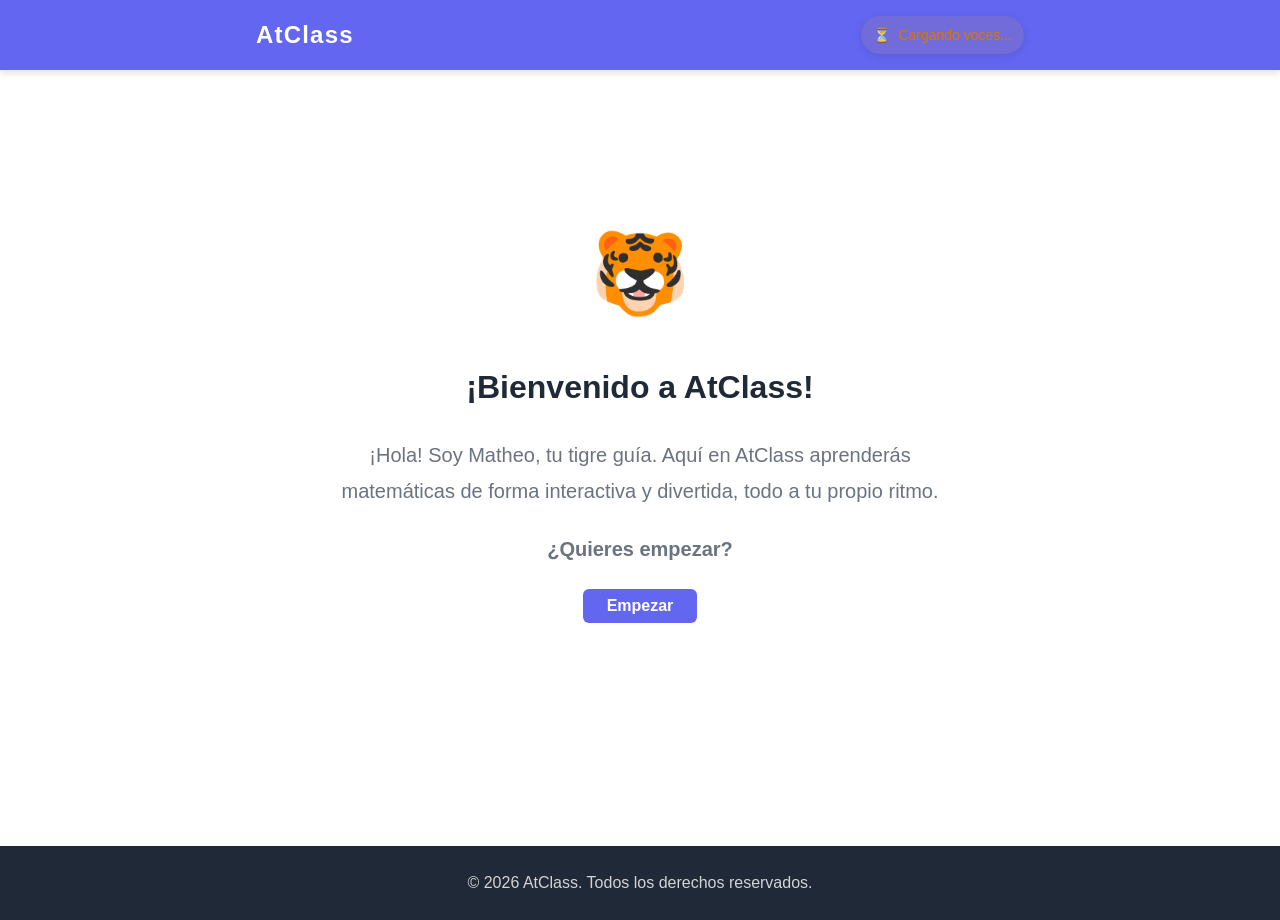
<file: index.html>
<!DOCTYPE html>
<html lang="es">
<head>
    <meta charset="UTF-8">
    <meta name="viewport" content="width=device-width, initial-scale=1.0">
    <meta name="description" content="Aprende matemáticas interactivamente con AtClass">
    <meta name="theme-color" content="#6366f1">
    <title>AtClass - Aprende Matemáticas</title>
    <link rel="stylesheet" href="styles.css">
    <link rel="manifest" href="manifest.json">
    
    <!-- Schema.org markup for educational videos -->
    <script type="application/ld+json">
    {
        "@context": "https://schema.org",
        "@type": "WebApplication",
        "name": "AtClass",
        "description": "Aplicación web móvil para aprender matemáticas de forma interactiva",
        "url": "https://atclass.example.com",
        "applicationCategory": "EducationalApplication",
        "operatingSystem": "Web Browser",
        "offers": {
            "@type": "Offer",
            "price": "0",
            "priceCurrency": "EUR"
        },
        "author": {
            "@type": "Organization",
            "name": "AtClass Team"
        },
        "hasPart": [
            {
                "@type": "VideoObject",
                "name": "Aprender a contar números",
                "description": "Lección interactiva sobre números del 0 al 10 con animaciones",
                "thumbnailUrl": "https://img.youtube.com/vi/4ggbHWRhVWw/maxresdefault.jpg",
                "uploadDate": "2024-01-01",
                "duration": "PT5M",
                "embedUrl": "https://www.youtube.com/embed/4ggbHWRhVWw",
                "interactionStatistic": {
                    "@type": "InteractionCounter",
                    "interactionType": "https://schema.org/WatchAction",
                    "userInteractionCount": 1000
                }
            }
        ]
    }
    </script>
</head>
<body>
    <!-- Header -->
    <header class="header">
        <div class="container">
            <h1 class="logo">AtClass</h1>
            <div id="voiceStatus" class="voice-status" style="display: none;">
                <span id="voiceIcon">🔊</span>
                <span id="voiceText">Voz disponible</span>
            </div>
            <button class="menu-toggle" id="menuToggle" aria-label="Abrir menú">
                <span></span>
                <span></span>
                <span></span>
            </button>
        </div>
    </header>

    <!-- Navigation -->
    <nav class="nav" id="nav">
        <ul class="nav-list">
            <li><a href="#home" class="nav-link active">Inicio</a></li>
            <li><a href="#topics" class="nav-link">Temas</a></li>
            <li><a href="#progress" class="nav-link">Progreso</a></li>
            <li><a href="#about" class="nav-link">Acerca de</a></li>
        </ul>
    </nav>

    <!-- Main Content -->
    <main>
        <!-- Home Section -->
        <section id="home" class="section active">
            <div class="container">
                <div class="hero">
                    <div class="welcome-lion">🐯</div>
                    <h2>¡Bienvenido a AtClass!</h2>
                    <p class="welcome-message">¡Hola! Soy Matheo, tu tigre guía. Aquí en AtClass aprenderás matemáticas de forma interactiva y divertida, todo a tu propio ritmo.</p>
                    <p class="welcome-question">¿Quieres empezar?</p>
                    <button class="btn btn-primary" id="startBtn">Empezar</button>
                </div>
            </div>
        </section>

        <!-- Course Selection Section -->
        <section id="course-selection" class="section">
            <div class="container">
                <div class="hero">
                    <div class="welcome-lion">🐯</div>
                    <h2>¿Qué quieres trabajar?</h2>
                    <p class="welcome-message">Hola de nuevo, soy Matheo. Elige el nivel que mejor se adapte a ti y comienza a aprender.</p>
                    
                    <div class="courses-grid">
                        <div class="course-card">
                            <h3>1º de Primaria</h3>
                            <p>Números del 0-99, sumas y restas básicas</p>
                            <button class="btn btn-secondary" data-grade="1">Seleccionar</button>
                        </div>
                        <div class="course-card">
                            <h3>2º de Primaria</h3>
                            <p>Números del 0-999, multiplicación básica</p>
                            <button class="btn btn-secondary" data-grade="2">Seleccionar</button>
                        </div>
                        <div class="course-card">
                            <h3>3º de Primaria</h3>
                            <p>Multiplicación, división, fracciones simples</p>
                            <button class="btn btn-secondary" data-grade="3">Seleccionar</button>
                        </div>
                        <div class="course-card">
                            <h3>4º de Primaria</h3>
                            <p>Fracciones, decimales, operaciones múltiples</p>
                            <button class="btn btn-secondary" data-grade="4">Seleccionar</button>
                        </div>
                        <div class="course-card">
                            <h3>5º de Primaria</h3>
                            <p>Decimales avanzados, porcentajes, álgebra básica</p>
                            <button class="btn btn-secondary" data-grade="5">Seleccionar</button>
                        </div>
                        <div class="course-card">
                            <h3>6º de Primaria</h3>
                            <p>Geometría, estadística, problemas complejos</p>
                            <button class="btn btn-secondary" data-grade="6">Seleccionar</button>
                        </div>
                    </div>
                </div>
            </div>
        </section>

        <!-- Topics Section -->
        <section id="topics" class="section">
            <div class="container">
                <div class="topics-header">
                    <h2 id="topicsTitle">Temas de Aprendizaje</h2>
                    <button class="btn btn-secondary" style="margin-bottom: 20px;">← Cambiar Curso</button>
                </div>
                <div class="topics-grid" id="topicsContainer">
                    <!-- Topics will be populated by JavaScript -->
                </div>
            </div>
        </section>

        <!-- Lessons Section -->
        <section id="lessons" class="section">
            <div class="container">
                <button class="btn btn-secondary" id="backBtn" style="margin-bottom: 20px;">← Atrás</button>
                <div id="lessonContent">
                    <!-- Lesson content will be populated by JavaScript -->
                </div>
                <div class="lesson-navigation" style="display: flex; gap: 10px; justify-content: space-between; margin-top: 30px;">
                    <button class="btn btn-secondary" id="prevBtn" style="flex: 1;">← Lección Anterior</button>
                    <button class="btn btn-primary" id="nextBtn" style="flex: 1;">Siguiente Lección →</button>
                </div>
            </div>
        </section>

        <!-- Progress Section -->
        <section id="progress" class="section">
            <div class="container">
                <h2>Tu Progreso</h2>
                <div class="progress-container">
                    <div class="progress-card">
                        <h3>Temas Completados</h3>
                        <div class="progress-count">0</div>
                    </div>
                    <div class="progress-card">
                        <h3>Lecciones Completadas</h3>
                        <div class="progress-count">0</div>
                    </div>
                    <div class="progress-card">
                        <h3>Puntuación</h3>
                        <div class="progress-count">0%</div>
                    </div>
                </div>
            </div>
        </section>

        <!-- About Section -->
        <section id="about" class="section">
            <div class="container">
                <h2>Acerca de AtClass</h2>
                <p>AtClass es una plataforma de aprendizaje adaptable a dispositivos móviles diseñada para ayudar a los estudiantes a dominar las matemáticas a través de lecciones interactivas y problemas de práctica.</p>
                <p>Aprende a tu propio ritmo con nuestro currículo completo que cubre aritmética, fracciones, álgebra, geometría y más.</p>
            </div>
        </section>
    </main>

    <!-- Footer -->
    <footer class="footer">
        <div class="container">
            <p>&copy; 2026 AtClass. Todos los derechos reservados.</p>
        </div>
    </footer>

    <script src="script.js"></script>
</body>
</html>
</file>
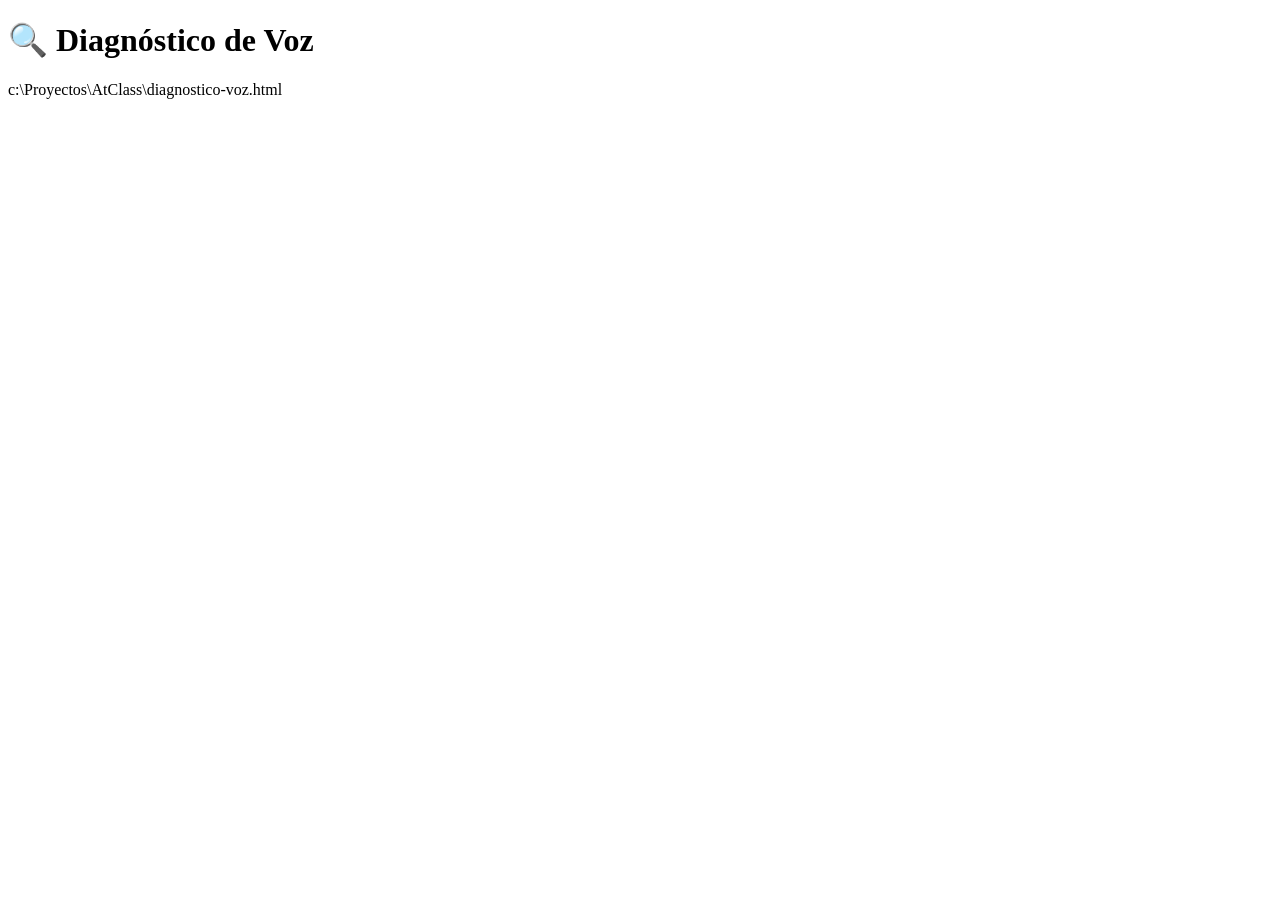
<file: diagnostico-voz.html>
<!DOCTYPE html>
<html lang="es">
<head>
    <meta charset="UTF-8">
    <title>Diagnóstico de Voz</title>
</head>
<body>
    <h1>🔍 Diagnóstico de Voz</h1>
    <div id="results"></div>

    <script>
        const results = document.getElementById('results');
        let output = '';

        function log(message) {
            output += message + '<br>';
            results.innerHTML = output;
            console.log(message);
        }

        log('🔍 Iniciando diagnóstico...');

        // Paso 1: Verificar soporte básico
        log('Paso 1: Verificando Web Speech API...');
        if (!('speechSynthesis' in window)) {
            log('❌ ERROR: speechSynthesis no existe en window');
            return;
        }
        log('✅ speechSynthesis existe');

        // Paso 2: Verificar objeto speechSynthesis
        log('Paso 2: Verificando objeto speechSynthesis...');
        if (!window.speechSynthesis) {
            log('❌ ERROR: window.speechSynthesis es null/undefined');
            return;
        }
        log('✅ window.speechSynthesis disponible');

        // Paso 3: Verificar método getVoices
        log('Paso 3: Verificando método getVoices...');
        if (typeof window.speechSynthesis.getVoices !== 'function') {
            log('❌ ERROR: getVoices no es una función');
            return;
        }
        log('✅ getVoices es una función');

        // Paso 4: Verificar método speak
        log('Paso 4: Verificando método speak...');
        if (typeof window.speechSynthesis.speak !== 'function') {
            log('❌ ERROR: speak no es una función');
            return;
        }
        log('✅ speak es una función');

        // Paso 5: Intentar obtener voces
        log('Paso 5: Intentando obtener voces...');
        try {
            const voices = window.speechSynthesis.getVoices();
            log(`✅ getVoices() ejecutado. Voces encontradas: ${voices.length}`);

            if (voices.length > 0) {
                log('📋 Lista de voces disponibles:');
                voices.forEach((voice, index) => {
                    log(`  ${index + 1}. ${voice.name} (${voice.lang})`);
                });

                const spanishVoices = voices.filter(v => v.lang.startsWith('es'));
                log(`🇪🇸 Voces en español: ${spanishVoices.length}`);
            }
        } catch (error) {
            log(`❌ ERROR al obtener voces: ${error.message}`);
        }

        // Paso 6: Probar síntesis básica
        log('Paso 6: Probando síntesis básica...');
        try {
            const utterance = new SpeechSynthesisUtterance('Hola mundo');
            log('✅ SpeechSynthesisUtterance creado');

            utterance.onstart = () => log('🎵 Voz iniciada');
            utterance.onend = () => log('✅ Voz terminada');
            utterance.onerror = (e) => log(`❌ Error en voz: ${e.error}`);

            window.speechSynthesis.speak(utterance);
            log('✅ speak() llamado');
        } catch (error) {
            log(`❌ ERROR al crear utterance: ${error.message}`);
        }

        // Información del navegador
        log('📱 Información del navegador:');
        log(`  User Agent: ${navigator.userAgent}`);
        log(`  Platform: ${navigator.platform}`);
        log(`  Language: ${navigator.language}`);
    </script>
</body>
</html></content>
<parameter name="filePath">c:\Proyectos\AtClass\diagnostico-voz.html
</file>
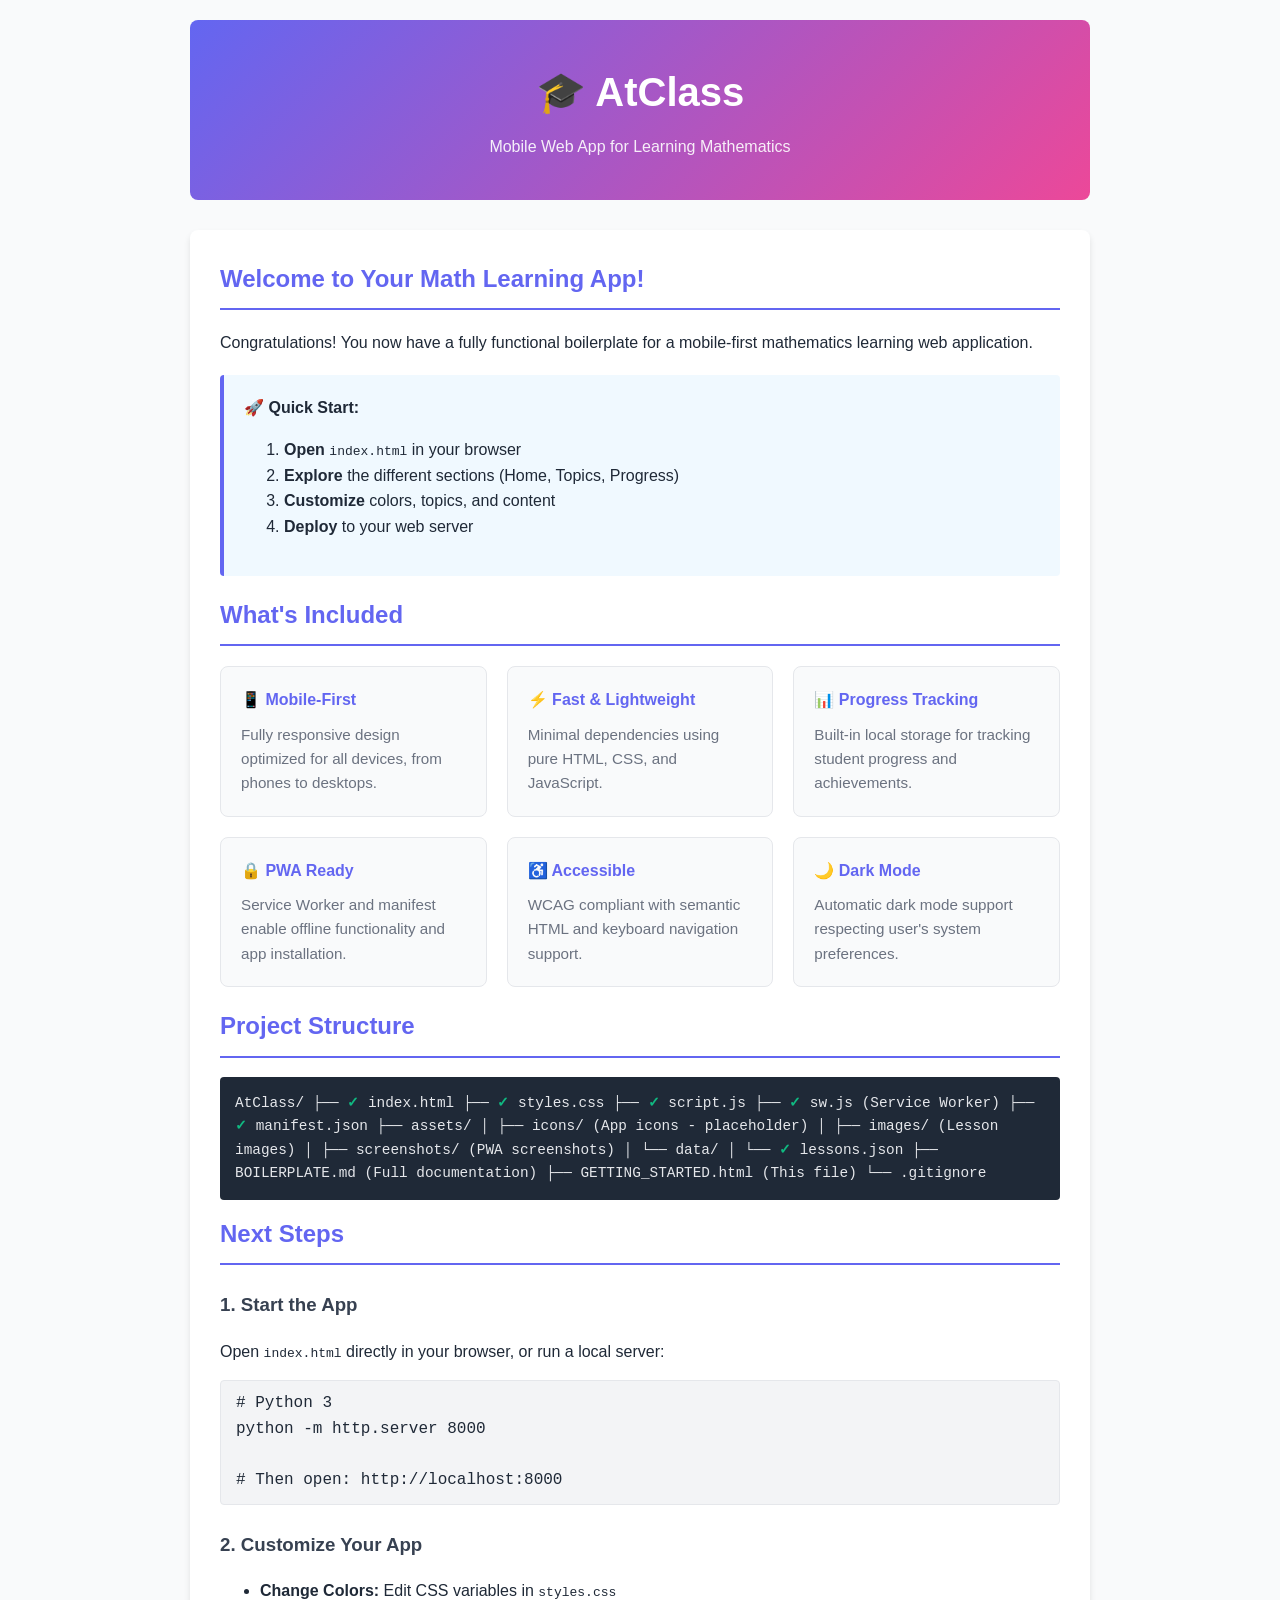
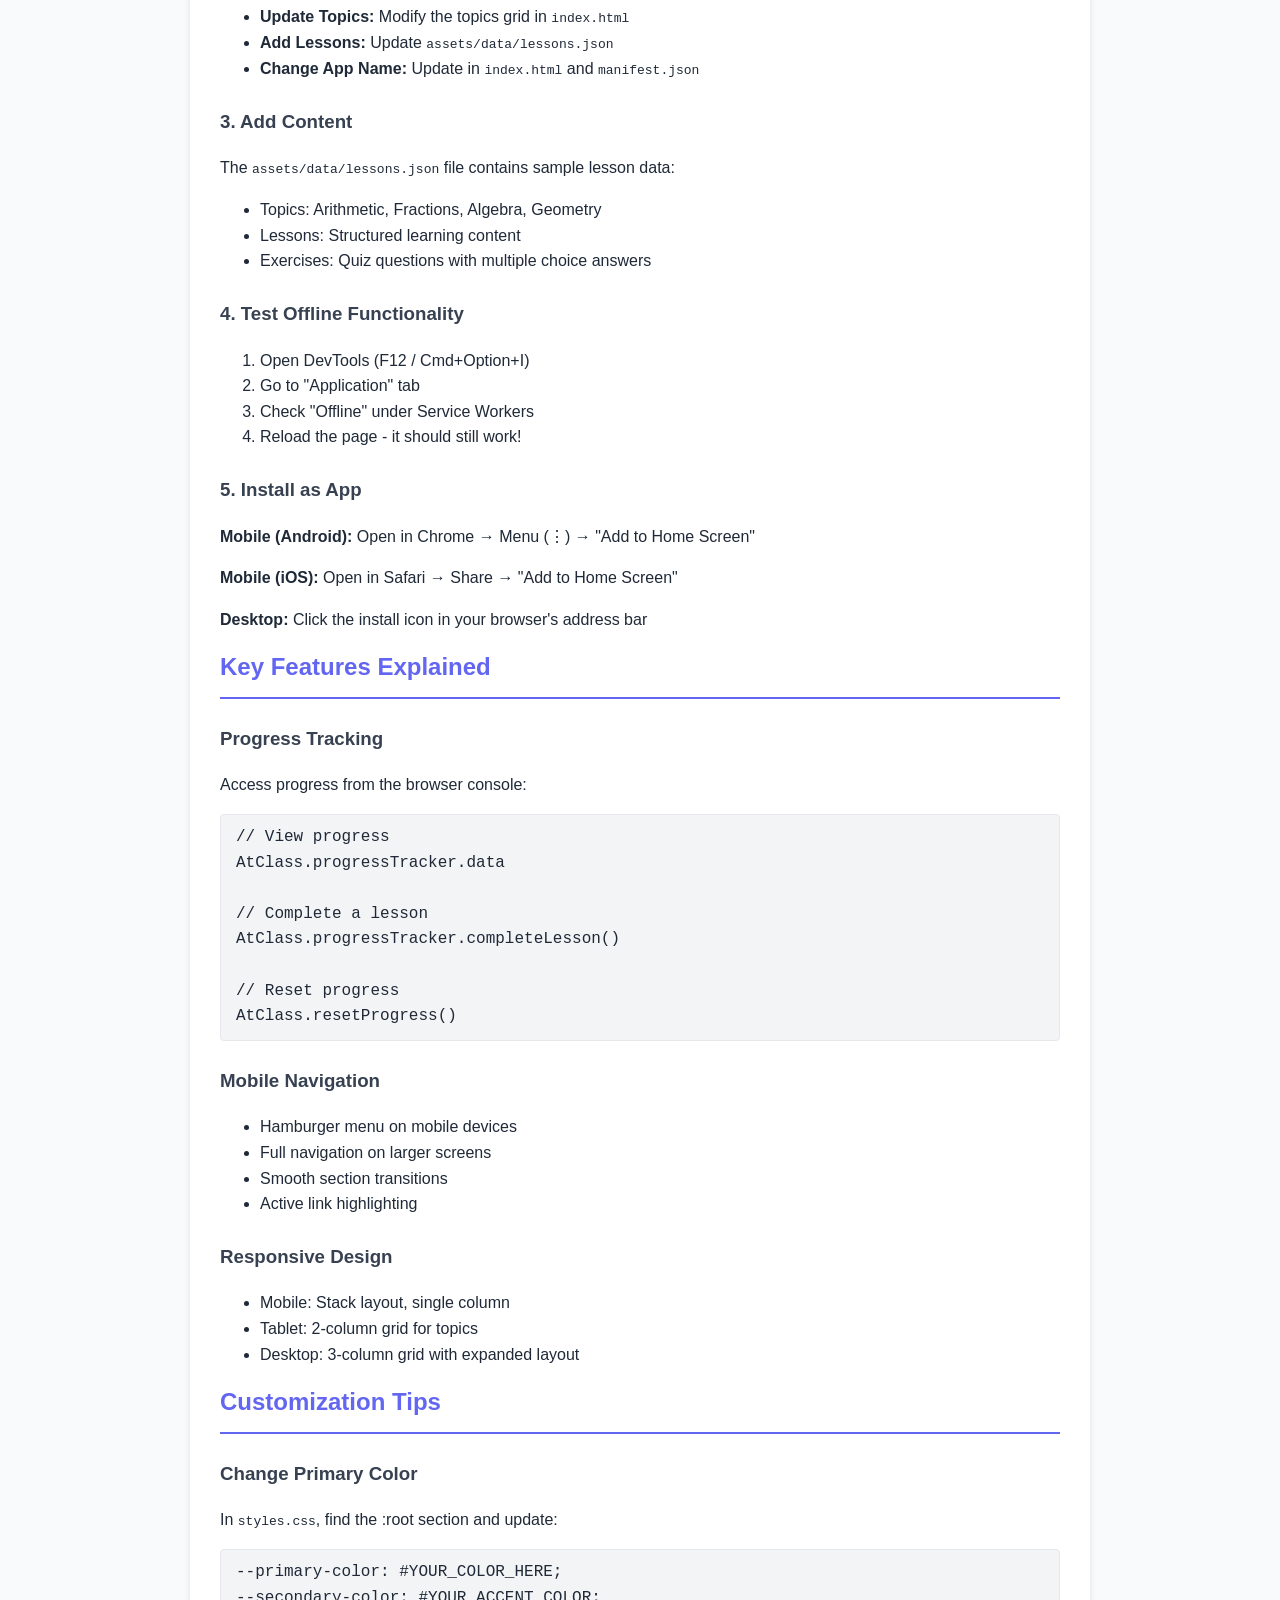
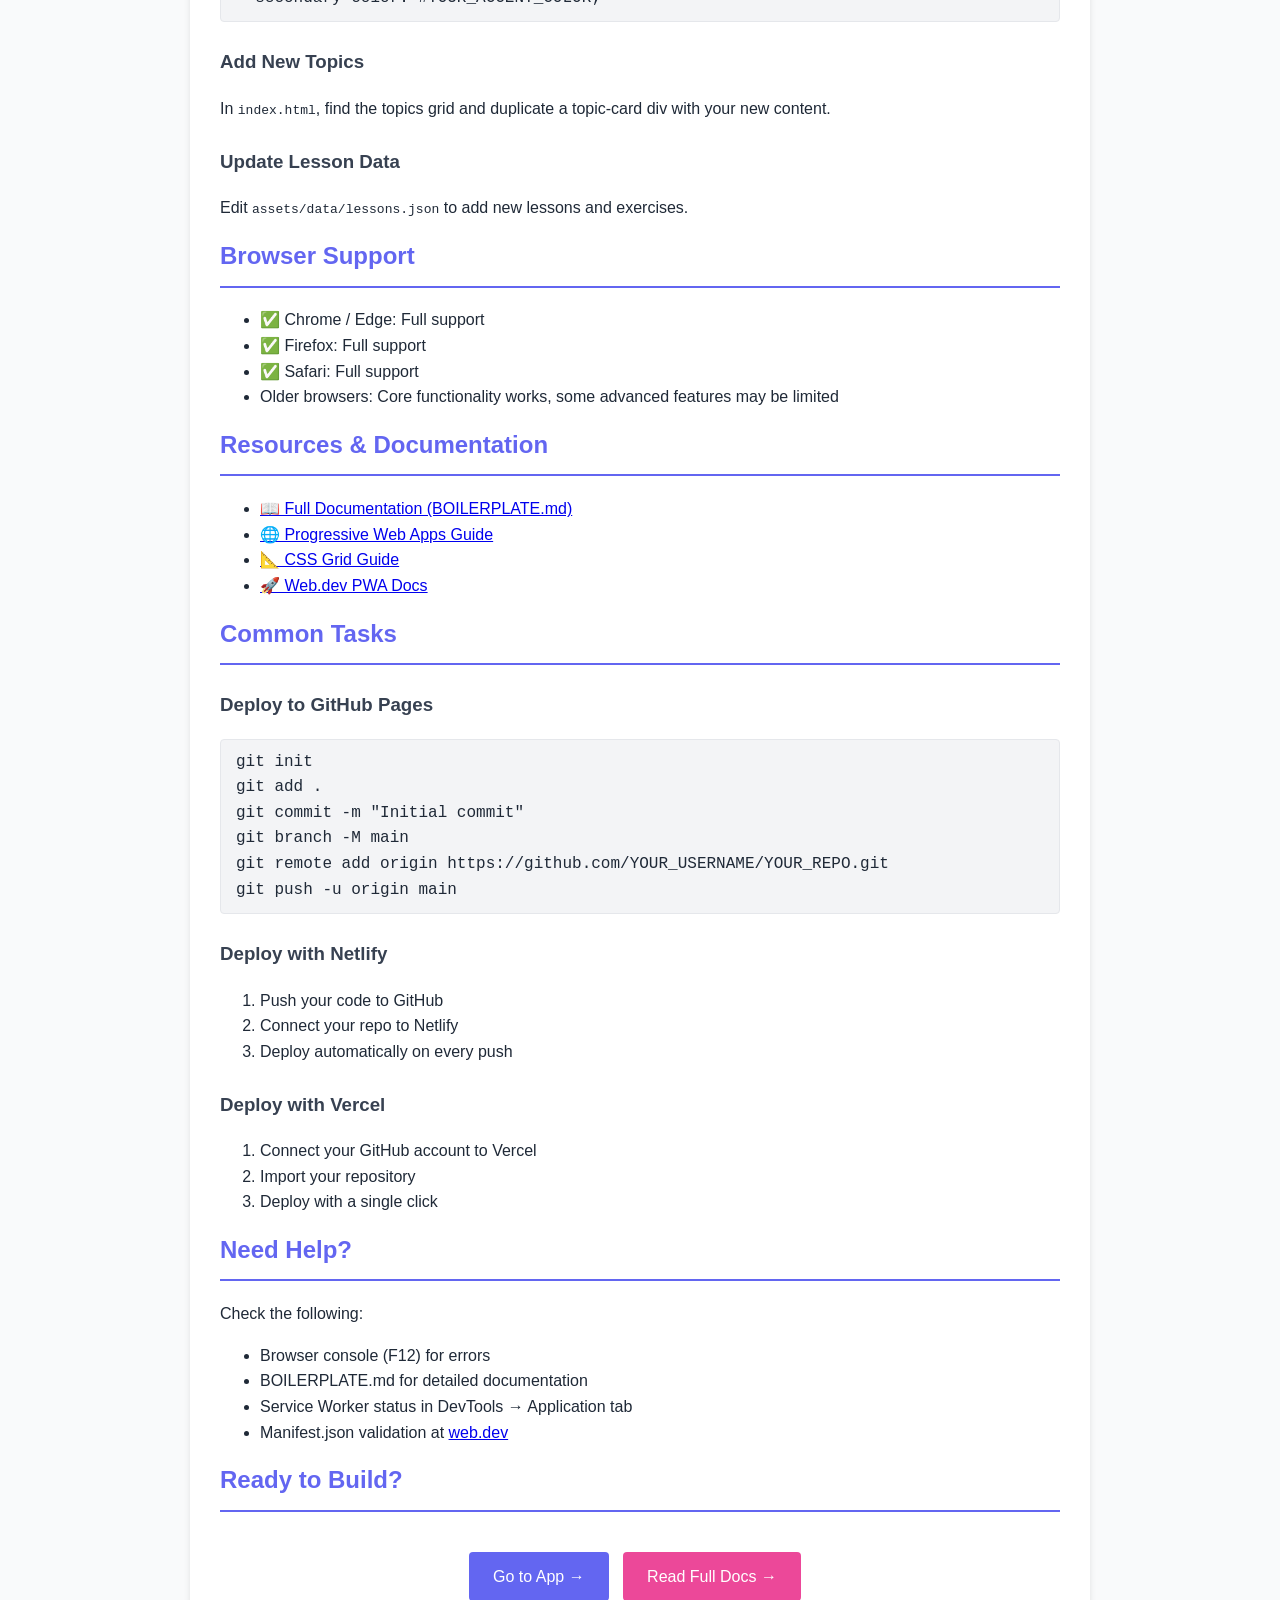
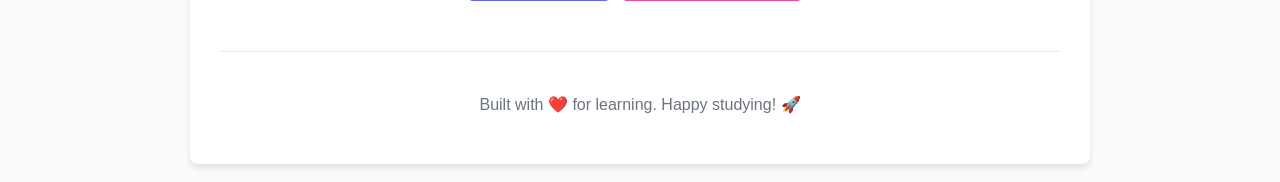
<file: GETTING_STARTED.html>
<!DOCTYPE html>
<html lang="en">
<head>
    <meta charset="UTF-8">
    <meta name="viewport" content="width=device-width, initial-scale=1.0">
    <title>AtClass - Getting Started</title>
    <style>
        body {
            font-family: -apple-system, BlinkMacSystemFont, 'Segoe UI', Roboto, Oxygen, Ubuntu, Cantarell, sans-serif;
            max-width: 900px;
            margin: 0 auto;
            padding: 20px;
            background: #f9fafb;
            color: #1f2937;
            line-height: 1.6;
        }
        
        .header {
            background: linear-gradient(135deg, #6366f1, #ec4899);
            color: white;
            padding: 40px 20px;
            border-radius: 8px;
            margin-bottom: 30px;
            text-align: center;
        }
        
        .header h1 {
            margin: 0 0 10px 0;
            font-size: 2.5rem;
        }
        
        .header p {
            margin: 0;
            opacity: 0.9;
        }
        
        .content {
            background: white;
            padding: 30px;
            border-radius: 8px;
            box-shadow: 0 4px 6px rgba(0, 0, 0, 0.1);
        }
        
        h2 {
            color: #6366f1;
            margin-top: 0;
            border-bottom: 2px solid #6366f1;
            padding-bottom: 10px;
        }
        
        h3 {
            color: #374151;
            margin-top: 25px;
        }
        
        .quick-start {
            background: #f0f9ff;
            border-left: 4px solid #6366f1;
            padding: 20px;
            margin: 20px 0;
            border-radius: 4px;
        }
        
        .file-tree {
            background: #1f2937;
            color: #e5e7eb;
            padding: 15px;
            border-radius: 4px;
            font-family: 'Courier New', monospace;
            font-size: 0.9rem;
            overflow-x: auto;
            margin: 15px 0;
        }
        
        .check {
            color: #10b981;
            font-weight: bold;
        }
        
        .code {
            background: #f3f4f6;
            border: 1px solid #e5e7eb;
            padding: 10px 15px;
            border-radius: 4px;
            font-family: 'Courier New', monospace;
            margin: 10px 0;
            overflow-x: auto;
        }
        
        .button {
            display: inline-block;
            background: #6366f1;
            color: white;
            padding: 12px 24px;
            border-radius: 4px;
            text-decoration: none;
            margin: 10px 10px 10px 0;
            border: none;
            font-size: 1rem;
            cursor: pointer;
            transition: background 0.3s ease;
        }
        
        .button:hover {
            background: #4f46e5;
        }
        
        .button-secondary {
            background: #ec4899;
        }
        
        .button-secondary:hover {
            background: #db2777;
        }
        
        .features {
            display: grid;
            grid-template-columns: repeat(auto-fit, minmax(250px, 1fr));
            gap: 20px;
            margin: 20px 0;
        }
        
        .feature-card {
            background: #f9fafb;
            padding: 20px;
            border-radius: 8px;
            border: 1px solid #e5e7eb;
        }
        
        .feature-card h4 {
            margin: 0 0 10px 0;
            color: #6366f1;
        }
        
        .feature-card p {
            margin: 0;
            color: #6b7280;
            font-size: 0.95rem;
        }
        
        .nav-buttons {
            margin: 30px 0;
            text-align: center;
        }
    </style>
</head>
<body>
    <div class="header">
        <h1>🎓 AtClass</h1>
        <p>Mobile Web App for Learning Mathematics</p>
    </div>
    
    <div class="content">
        <h2>Welcome to Your Math Learning App!</h2>
        
        <p>Congratulations! You now have a fully functional boilerplate for a mobile-first mathematics learning web application.</p>
        
        <div class="quick-start">
            <strong>🚀 Quick Start:</strong>
            <ol>
                <li><strong>Open</strong> <code>index.html</code> in your browser</li>
                <li><strong>Explore</strong> the different sections (Home, Topics, Progress)</li>
                <li><strong>Customize</strong> colors, topics, and content</li>
                <li><strong>Deploy</strong> to your web server</li>
            </ol>
        </div>
        
        <h2>What's Included</h2>
        
        <div class="features">
            <div class="feature-card">
                <h4>📱 Mobile-First</h4>
                <p>Fully responsive design optimized for all devices, from phones to desktops.</p>
            </div>
            <div class="feature-card">
                <h4>⚡ Fast & Lightweight</h4>
                <p>Minimal dependencies using pure HTML, CSS, and JavaScript.</p>
            </div>
            <div class="feature-card">
                <h4>📊 Progress Tracking</h4>
                <p>Built-in local storage for tracking student progress and achievements.</p>
            </div>
            <div class="feature-card">
                <h4>🔒 PWA Ready</h4>
                <p>Service Worker and manifest enable offline functionality and app installation.</p>
            </div>
            <div class="feature-card">
                <h4>♿ Accessible</h4>
                <p>WCAG compliant with semantic HTML and keyboard navigation support.</p>
            </div>
            <div class="feature-card">
                <h4>🌙 Dark Mode</h4>
                <p>Automatic dark mode support respecting user's system preferences.</p>
            </div>
        </div>
        
        <h2>Project Structure</h2>
        
        <div class="file-tree">
AtClass/
├── <span class="check">✓</span> index.html
├── <span class="check">✓</span> styles.css
├── <span class="check">✓</span> script.js
├── <span class="check">✓</span> sw.js (Service Worker)
├── <span class="check">✓</span> manifest.json
├── assets/
│   ├── icons/          (App icons - placeholder)
│   ├── images/         (Lesson images)
│   ├── screenshots/    (PWA screenshots)
│   └── data/
│       └── <span class="check">✓</span> lessons.json
├── BOILERPLATE.md      (Full documentation)
├── GETTING_STARTED.html (This file)
└── .gitignore
        </div>
        
        <h2>Next Steps</h2>
        
        <h3>1. Start the App</h3>
        <p>Open <code>index.html</code> directly in your browser, or run a local server:</p>
        
        <div class="code">
# Python 3<br>
python -m http.server 8000<br>
<br>
# Then open: http://localhost:8000
        </div>
        
        <h3>2. Customize Your App</h3>
        
        <ul>
            <li><strong>Change Colors:</strong> Edit CSS variables in <code>styles.css</code></li>
            <li><strong>Update Topics:</strong> Modify the topics grid in <code>index.html</code></li>
            <li><strong>Add Lessons:</strong> Update <code>assets/data/lessons.json</code></li>
            <li><strong>Change App Name:</strong> Update in <code>index.html</code> and <code>manifest.json</code></li>
        </ul>
        
        <h3>3. Add Content</h3>
        
        <p>The <code>assets/data/lessons.json</code> file contains sample lesson data:</p>
        <ul>
            <li>Topics: Arithmetic, Fractions, Algebra, Geometry</li>
            <li>Lessons: Structured learning content</li>
            <li>Exercises: Quiz questions with multiple choice answers</li>
        </ul>
        
        <h3>4. Test Offline Functionality</h3>
        
        <ol>
            <li>Open DevTools (F12 / Cmd+Option+I)</li>
            <li>Go to "Application" tab</li>
            <li>Check "Offline" under Service Workers</li>
            <li>Reload the page - it should still work!</li>
        </ol>
        
        <h3>5. Install as App</h3>
        
        <p><strong>Mobile (Android):</strong> Open in Chrome → Menu (⋮) → "Add to Home Screen"</p>
        <p><strong>Mobile (iOS):</strong> Open in Safari → Share → "Add to Home Screen"</p>
        <p><strong>Desktop:</strong> Click the install icon in your browser's address bar</p>
        
        <h2>Key Features Explained</h2>
        
        <h3>Progress Tracking</h3>
        <p>Access progress from the browser console:</p>
        <div class="code">
// View progress<br>
AtClass.progressTracker.data<br>
<br>
// Complete a lesson<br>
AtClass.progressTracker.completeLesson()<br>
<br>
// Reset progress<br>
AtClass.resetProgress()
        </div>
        
        <h3>Mobile Navigation</h3>
        <ul>
            <li>Hamburger menu on mobile devices</li>
            <li>Full navigation on larger screens</li>
            <li>Smooth section transitions</li>
            <li>Active link highlighting</li>
        </ul>
        
        <h3>Responsive Design</h3>
        <ul>
            <li>Mobile: Stack layout, single column</li>
            <li>Tablet: 2-column grid for topics</li>
            <li>Desktop: 3-column grid with expanded layout</li>
        </ul>
        
        <h2>Customization Tips</h2>
        
        <h3>Change Primary Color</h3>
        <p>In <code>styles.css</code>, find the :root section and update:</p>
        <div class="code">
--primary-color: #YOUR_COLOR_HERE;<br>
--secondary-color: #YOUR_ACCENT_COLOR;
        </div>
        
        <h3>Add New Topics</h3>
        <p>In <code>index.html</code>, find the topics grid and duplicate a topic-card div with your new content.</p>
        
        <h3>Update Lesson Data</h3>
        <p>Edit <code>assets/data/lessons.json</code> to add new lessons and exercises.</p>
        
        <h2>Browser Support</h2>
        
        <ul>
            <li>✅ Chrome / Edge: Full support</li>
            <li>✅ Firefox: Full support</li>
            <li>✅ Safari: Full support</li>
            <li>Older browsers: Core functionality works, some advanced features may be limited</li>
        </ul>
        
        <h2>Resources & Documentation</h2>
        
        <ul>
            <li><a href="BOILERPLATE.md" target="_blank">📖 Full Documentation (BOILERPLATE.md)</a></li>
            <li><a href="https://developer.mozilla.org/en-US/docs/Web/Progressive_web_apps/" target="_blank">🌐 Progressive Web Apps Guide</a></li>
            <li><a href="https://developer.mozilla.org/en-US/docs/Web/CSS/CSS_Grid_Layout" target="_blank">📐 CSS Grid Guide</a></li>
            <li><a href="https://web.dev/pwa/" target="_blank">🚀 Web.dev PWA Docs</a></li>
        </ul>
        
        <h2>Common Tasks</h2>
        
        <h3>Deploy to GitHub Pages</h3>
        <div class="code">
git init<br>
git add .<br>
git commit -m "Initial commit"<br>
git branch -M main<br>
git remote add origin https://github.com/YOUR_USERNAME/YOUR_REPO.git<br>
git push -u origin main
        </div>
        
        <h3>Deploy with Netlify</h3>
        <ol>
            <li>Push your code to GitHub</li>
            <li>Connect your repo to Netlify</li>
            <li>Deploy automatically on every push</li>
        </ol>
        
        <h3>Deploy with Vercel</h3>
        <ol>
            <li>Connect your GitHub account to Vercel</li>
            <li>Import your repository</li>
            <li>Deploy with a single click</li>
        </ol>
        
        <h2>Need Help?</h2>
        
        <p>Check the following:</p>
        <ul>
            <li>Browser console (F12) for errors</li>
            <li>BOILERPLATE.md for detailed documentation</li>
            <li>Service Worker status in DevTools → Application tab</li>
            <li>Manifest.json validation at <a href="https://web.dev/add-manifest/" target="_blank">web.dev</a></li>
        </ul>
        
        <h2>Ready to Build?</h2>
        
        <div class="nav-buttons">
            <a href="index.html" class="button">Go to App →</a>
            <a href="BOILERPLATE.md" class="button button-secondary">Read Full Docs →</a>
        </div>
        
        <hr style="margin: 40px 0; border: none; border-top: 1px solid #e5e7eb;">
        
        <p style="text-align: center; color: #6b7280;">
            Built with ❤️ for learning. Happy studying! 🚀
        </p>
    </div>
</body>
</html>
</file>
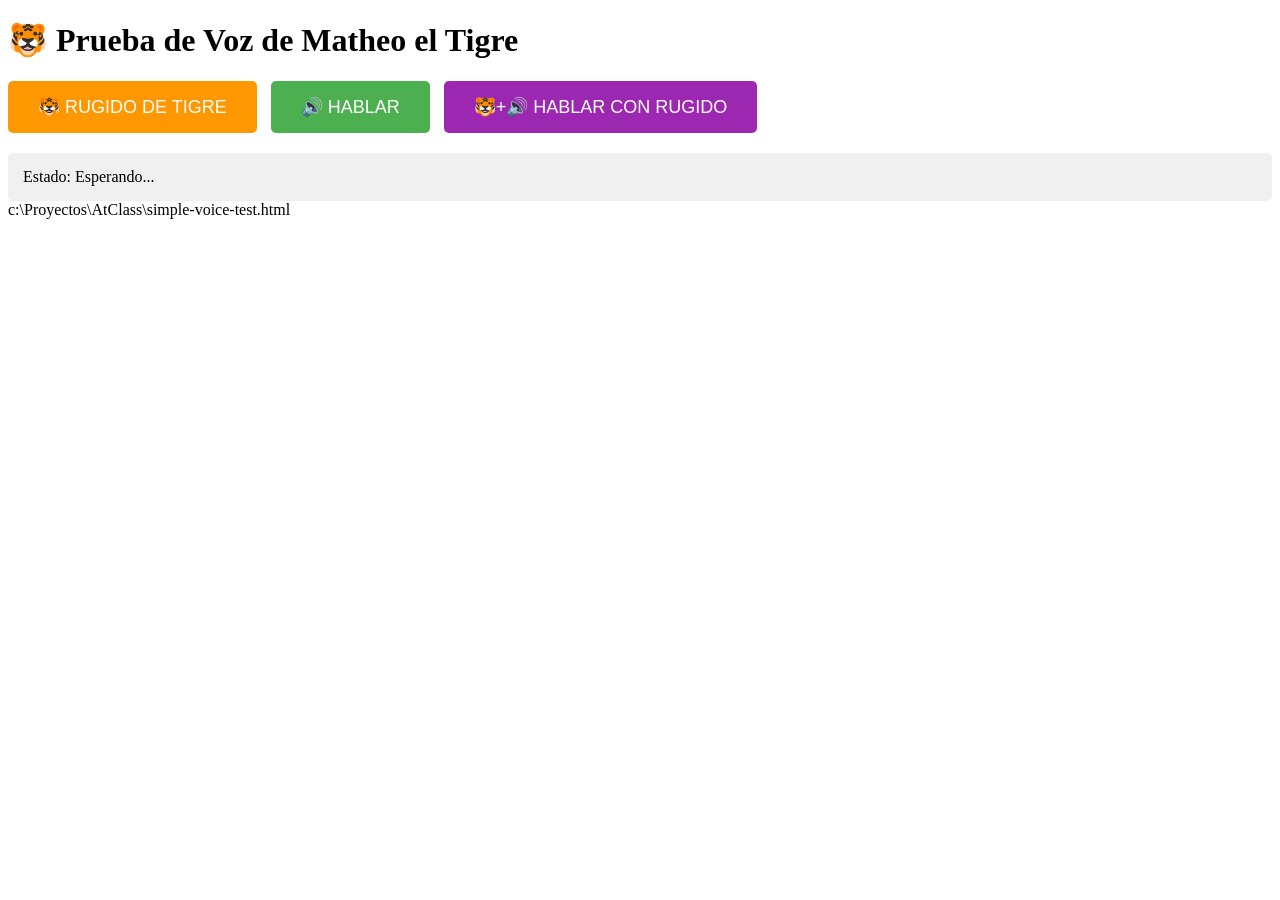
<file: simple-voice-test.html>
<!DOCTYPE html>
<html lang="es">
<head>
    <meta charset="UTF-8">
    <meta name="viewport" content="width=device-width, initial-scale=1.0">
    <title>Prueba Básica de Voz</title>
</head>
<body>
    <h1>🐯 Prueba de Voz de Matheo el Tigre</h1>

    <button id="roarBtn" style="padding: 15px 30px; font-size: 18px; background: #FF9800; color: white; border: none; border-radius: 5px; cursor: pointer; margin-right: 10px;">
        🐯 RUGIDO DE TIGRE
    </button>

    <button id="speakBtn" style="padding: 15px 30px; font-size: 18px; background: #4CAF50; color: white; border: none; border-radius: 5px; cursor: pointer; margin-right: 10px;">
        🔊 HABLAR
    </button>
    
    <button id="speakWithRoarBtn" style="padding: 15px 30px; font-size: 18px; background: #9C27B0; color: white; border: none; border-radius: 5px; cursor: pointer;">
        🐯+🔊 HABLAR CON RUGIDO
    </button>

    <div id="status" style="margin-top: 20px; padding: 15px; background: #f0f0f0; border-radius: 5px;">
        Estado: Esperando...
    </div>

    <script>
        const btn = document.getElementById('speakBtn');
        const roarBtn = document.getElementById('roarBtn');
        const speakWithRoarBtn = document.getElementById('speakWithRoarBtn');
        const status = document.getElementById('status');
        let audioContext = null;

        function initAudioContext() {
            if (!audioContext) {
                audioContext = new (window.AudioContext || window.webkitAudioContext)();
            }
            if (audioContext.state === 'suspended') {
                audioContext.resume();
            }
            return audioContext;
        }

        function playTigerRoar(intensity = 1) {
            return new Promise((resolve) => {
                try {
                    const ctx = initAudioContext();
                    const duration = 1.0 + Math.random() * 0.6;
                    const now = ctx.currentTime;
                    
                    const oscillator1 = ctx.createOscillator();
                    const oscillator2 = ctx.createOscillator();
                    const oscillator3 = ctx.createOscillator();
                    const mainGain = ctx.createGain();
                    const filter = ctx.createBiquadFilter();
                    const filter2 = ctx.createBiquadFilter();
                    const distortion = ctx.createWaveShaper();
                    
                    // Distortion for growl effect
                    const samples = 44100;
                    const curve = new Float32Array(samples);
                    const deg = Math.PI / 180;
                    for (let i = 0; i < samples; i++) {
                        const x = (i * 2) / samples - 1;
                        curve[i] = ((3 + 50 * intensity) * x * 20 * deg) / (Math.PI + 50 * intensity * Math.abs(x));
                    }
                    distortion.curve = curve;
                    distortion.oversample = '4x';
                    
                    oscillator1.type = 'sawtooth';
                    oscillator1.frequency.setValueAtTime(80 + Math.random() * 20, now);
                    oscillator1.frequency.exponentialRampToValueAtTime(150, now + 0.1);
                    oscillator1.frequency.exponentialRampToValueAtTime(60, now + duration);
                    
                    oscillator2.type = 'square';
                    oscillator2.frequency.setValueAtTime(120 + Math.random() * 30, now);
                    oscillator2.frequency.exponentialRampToValueAtTime(200, now + 0.08);
                    oscillator2.frequency.exponentialRampToValueAtTime(80, now + duration);
                    
                    oscillator3.type = 'sawtooth';
                    oscillator3.frequency.setValueAtTime(40 + Math.random() * 10, now);
                    oscillator3.frequency.exponentialRampToValueAtTime(100, now + 0.15);
                    oscillator3.frequency.exponentialRampToValueAtTime(30, now + duration);
                    
                    filter.type = 'lowpass';
                    filter.frequency.setValueAtTime(400, now);
                    filter.frequency.exponentialRampToValueAtTime(800, now + 0.1);
                    filter.frequency.exponentialRampToValueAtTime(200, now + duration);
                    filter.Q.value = 5;
                    
                    filter2.type = 'bandpass';
                    filter2.frequency.setValueAtTime(150, now);
                    filter2.frequency.exponentialRampToValueAtTime(300, now + 0.1);
                    filter2.frequency.exponentialRampToValueAtTime(100, now + duration);
                    filter2.Q.value = 2;
                    
                    const oscGain1 = ctx.createGain();
                    const oscGain2 = ctx.createGain();
                    const oscGain3 = ctx.createGain();
                    oscGain1.gain.setValueAtTime(0.3 * intensity, now);
                    oscGain1.gain.exponentialRampToValueAtTime(0.5 * intensity, now + 0.1);
                    oscGain1.gain.exponentialRampToValueAtTime(0.1 * intensity, now + duration * 0.7);
                    oscGain1.gain.exponentialRampToValueAtTime(0, now + duration);
                    
                    oscGain2.gain.setValueAtTime(0.2 * intensity, now);
                    oscGain2.gain.exponentialRampToValueAtTime(0.4 * intensity, now + 0.08);
                    oscGain2.gain.exponentialRampToValueAtTime(0.1 * intensity, now + duration * 0.6);
                    oscGain2.gain.exponentialRampToValueAtTime(0, now + duration);
                    
                    oscGain3.gain.setValueAtTime(0.4 * intensity, now);
                    oscGain3.gain.exponentialRampToValueAtTime(0.6 * intensity, now + 0.15);
                    oscGain3.gain.exponentialRampToValueAtTime(0.2 * intensity, now + duration * 0.5);
                    oscGain3.gain.exponentialRampToValueAtTime(0, now + duration);
                    
                    mainGain.gain.setValueAtTime(0, now);
                    mainGain.gain.linearRampToValueAtTime(0.4 * intensity, now + 0.05);
                    mainGain.gain.linearRampToValueAtTime(0.5 * intensity, now + 0.15);
                    mainGain.gain.exponentialRampToValueAtTime(0.3 * intensity, now + duration * 0.5);
                    mainGain.gain.exponentialRampToValueAtTime(0.01, now + duration);
                    
                    oscillator1.connect(oscGain1);
                    oscillator2.connect(oscGain2);
                    oscillator3.connect(oscGain3);
                    
                    oscGain1.connect(filter);
                    oscGain2.connect(filter);
                    oscGain3.connect(filter);
                    
                    filter.connect(filter2);
                    filter2.connect(distortion);
                    distortion.connect(mainGain);
                    
                    mainGain.connect(ctx.destination);
                    
                    oscillator1.start(now);
                    oscillator2.start(now);
                    oscillator3.start(now);
                    
                    oscillator1.stop(now + duration);
                    oscillator2.stop(now + duration);
                    oscillator3.stop(now + duration);
                    
                    setTimeout(resolve, (duration * 1000) + 100);
                } catch (e) {
                    console.error('Error playing tiger roar:', e);
                    resolve();
                }
            });
        }

        function updateStatus(message, color = 'black') {
            status.innerHTML = message;
            status.style.color = color;
            console.log(message);
        }

        // Verificar soporte básico
        updateStatus('Verificando soporte de Web Speech API...');

        if (!('speechSynthesis' in window)) {
            updateStatus('❌ ERROR: Tu navegador NO soporta Web Speech API', 'red');
            btn.disabled = true;
            roarBtn.disabled = true;
            speakWithRoarBtn.disabled = true;
            return;
        }

        updateStatus('✅ Web Speech API soportado', 'green');

        // Intentar obtener voces inmediatamente
        let voices = speechSynthesis.getVoices();
        updateStatus(`Voces encontradas inmediatamente: ${voices.length}`);

        // Configurar evento de cambio de voces
        speechSynthesis.onvoiceschanged = function() {
            voices = speechSynthesis.getVoices();
            updateStatus(`🔄 Voces cargadas: ${voices.length}`, 'blue');

            if (voices.length > 0) {
                const spanishVoices = voices.filter(v => v.lang.startsWith('es'));
                updateStatus(`🇪🇸 Voces en español: ${spanishVoices.length}`, 'green');

                if (spanishVoices.length > 0) {
                    updateStatus(`✅ ¡Voces españolas disponibles! (${spanishVoices.map(v => v.name).join(', ')})`, 'green');
                }
            }
        };

        // Función de rugido
        roarBtn.addEventListener('click', function() {
            updateStatus('🐯 Reproduciendo rugido de tigre...', 'orange');
            playTigerRoar(0.5).then(() => {
                updateStatus('✅ Rugido terminado', 'green');
            });
        });

        // Función de hablar (voz de tigre)
        btn.addEventListener('click', async function() {
            updateStatus('🐯 Reproduciendo rugido inicial...', 'orange');
            await playTigerRoar(0.6);
            
            await new Promise(resolve => setTimeout(resolve, 300));
            
            updateStatus('🎵 Reproduciendo voz de tigre...', 'orange');

            // Crear utterance con voz de tigre
            const utterance = new SpeechSynthesisUtterance();
            utterance.text = 'Rrrr... Hola, soy Matheo el tigre. Rrrr... Esta es una prueba de voz. Si puedes oírme claramente, significa que la síntesis de voz está funcionando correctamente. Rrrr...';
            utterance.lang = 'es-ES';
            utterance.rate = 0.75;  // Más lento
            utterance.pitch = 0.6;  // Mucho más grave
            utterance.volume = 0.8;

            // Eventos
            utterance.onstart = () => updateStatus('🔊 Reproduciendo voz de tigre...', 'green');
            utterance.onend = () => {
                updateStatus('✅ Reproducción terminada', 'green');
                // Rugido final
                setTimeout(() => playTigerRoar(0.5), 300);
            };
            utterance.onerror = (e) => {
                updateStatus(`❌ Error: ${e.error}`, 'red');
                console.error('Speech error:', e);
            };

            // Buscar voz española
            voices = speechSynthesis.getVoices();
            const softVoiceKeywords = ['samantha', 'karen', 'monica', 'paulina', 'carmen', 'lucia', 
                'sofia', 'google', 'microsoft'];
            const softVoice = voices.find(v => {
                const nameLower = v.name.toLowerCase();
                return softVoiceKeywords.some(keyword => nameLower.includes(keyword)) &&
                       v.lang.startsWith('es');
            });
            
            const spanishVoice = softVoice || voices.find(v => v.lang.startsWith('es'));
            if (spanishVoice) {
                utterance.voice = spanishVoice;
                updateStatus(`🎯 Usando voz: ${spanishVoice.name}`, 'blue');
            }

            try {
                speechSynthesis.speak(utterance);
            } catch (error) {
                updateStatus(`❌ Error al iniciar voz: ${error.message}`, 'red');
            }
        });

        // Función de hablar con rugido completo
        speakWithRoarBtn.addEventListener('click', async function() {
            updateStatus('🐯 Reproduciendo rugido potente...', 'orange');
            await playTigerRoar(0.8);
            
            await new Promise(resolve => setTimeout(resolve, 300));
            
            updateStatus('🎵 Reproduciendo voz de tigre con rugidos...', 'orange');

            const utterance = new SpeechSynthesisUtterance();
            utterance.text = '¡Rrrr! ¡Hola! Soy Matheo el tigre. ¡Rrrr! ¡Bienvenido a AtClass! Vamos a aprender matemáticas juntos de forma divertida. ¡Rrrr!';
            utterance.lang = 'es-ES';
            utterance.rate = 0.7;  // Más lento
            utterance.pitch = 0.5;  // Muy grave
            utterance.volume = 0.75;

            utterance.onstart = () => updateStatus('🔊 Reproduciendo voz de tigre...', 'green');
            utterance.onend = () => {
                updateStatus('✅ Reproducción terminada', 'green');
                // Rugido final potente
                setTimeout(() => playTigerRoar(0.7), 500);
            };
            utterance.onerror = (e) => {
                updateStatus(`❌ Error: ${e.error}`, 'red');
            };

            voices = speechSynthesis.getVoices();
            const softVoiceKeywords = ['samantha', 'karen', 'monica', 'paulina', 'carmen', 'lucia', 
                'sofia', 'google', 'microsoft'];
            const softVoice = voices.find(v => {
                const nameLower = v.name.toLowerCase();
                return softVoiceKeywords.some(keyword => nameLower.includes(keyword)) &&
                       v.lang.startsWith('es');
            });
            const spanishVoice = softVoice || voices.find(v => v.lang.startsWith('es'));
            if (spanishVoice) {
                utterance.voice = spanishVoice;
            }

            try {
                speechSynthesis.speak(utterance);
            } catch (error) {
                updateStatus(`❌ Error al iniciar voz: ${error.message}`, 'red');
            }
        });

        // Verificar voces después de un tiempo
        setTimeout(() => {
            voices = speechSynthesis.getVoices();
            updateStatus(`⏱️ Verificación final: ${voices.length} voces disponibles`);

            if (voices.length === 0) {
                updateStatus('⚠️ ADVERTENCIA: No se encontraron voces. Puede que necesites reiniciar el navegador o instalar voces adicionales.', 'orange');
            }
        }, 3000);
    </script>
</body>
</html></content>
<parameter name="filePath">c:\Proyectos\AtClass\simple-voice-test.html
</file>
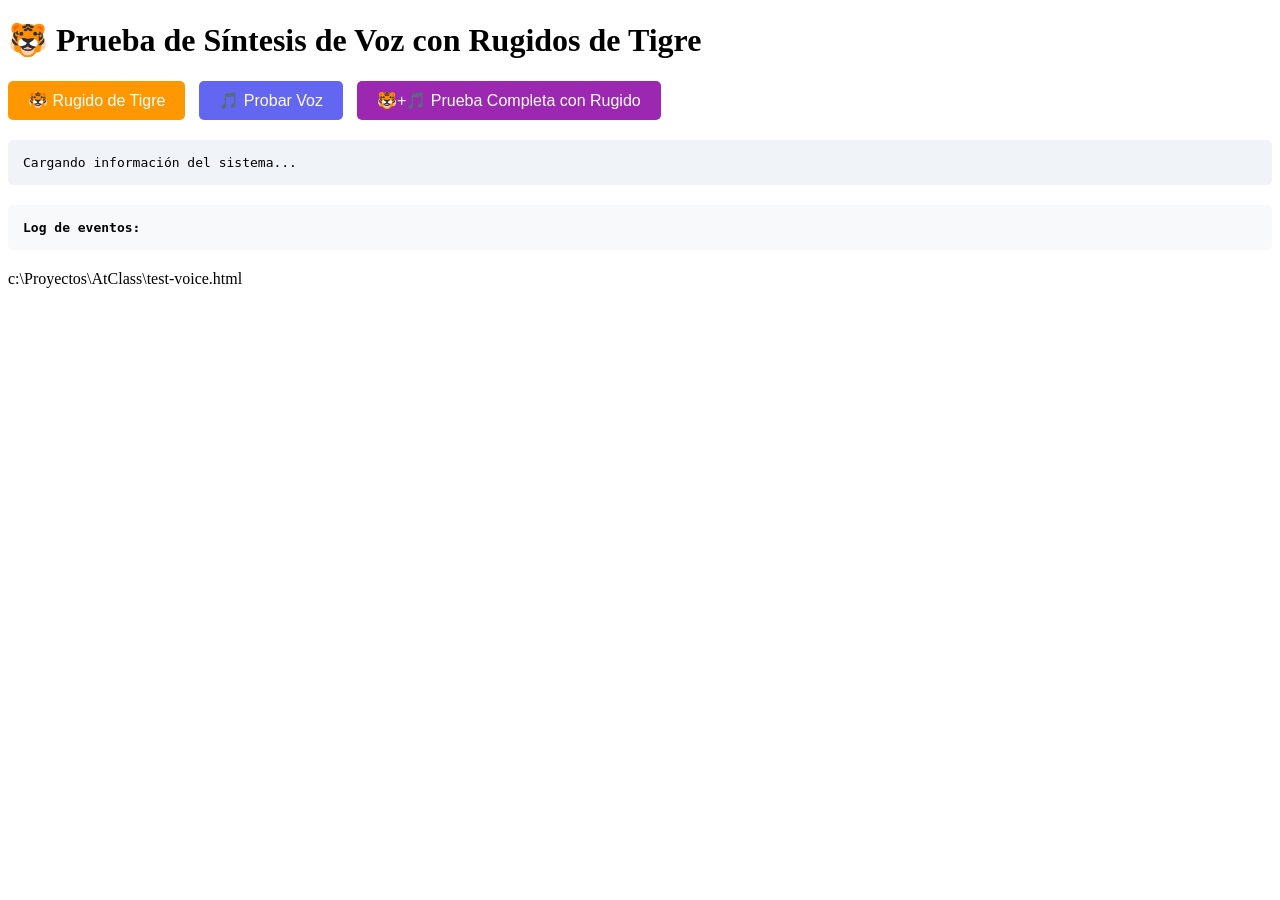
<file: test-voice.html>
<!DOCTYPE html>
<html lang="es">
<head>
    <meta charset="UTF-8">
    <meta name="viewport" content="width=device-width, initial-scale=1.0">
    <title>Prueba de Voz - AtClass</title>
</head>
<body>
    <h1>🐯 Prueba de Síntesis de Voz con Rugidos de Tigre</h1>

    <div style="margin: 20px 0;">
        <button id="roarBtn" style="padding: 10px 20px; font-size: 16px; background: #FF9800; color: white; border: none; border-radius: 5px; cursor: pointer; margin-right: 10px;">
            🐯 Rugido de Tigre
        </button>
        <button id="testBtn" style="padding: 10px 20px; font-size: 16px; background: #6366f1; color: white; border: none; border-radius: 5px; cursor: pointer; margin-right: 10px;">
            🎵 Probar Voz
        </button>
        <button id="fullTestBtn" style="padding: 10px 20px; font-size: 16px; background: #9C27B0; color: white; border: none; border-radius: 5px; cursor: pointer;">
            🐯+🎵 Prueba Completa con Rugido
        </button>
    </div>

    <div id="info" style="margin: 20px 0; padding: 15px; background: #f0f4f8; border-radius: 5px; font-family: monospace;">
        Cargando información del sistema...
    </div>

    <div id="log" style="margin: 20px 0; padding: 15px; background: #f8f9fa; border-radius: 5px; font-family: monospace; max-height: 300px; overflow-y: auto;">
        <strong>Log de eventos:</strong><br>
    </div>

    <script>
        const infoDiv = document.getElementById('info');
        const logDiv = document.getElementById('log');
        const testBtn = document.getElementById('testBtn');
        const roarBtn = document.getElementById('roarBtn');
        const fullTestBtn = document.getElementById('fullTestBtn');
        let audioContext = null;

        function log(message) {
            const timestamp = new Date().toLocaleTimeString();
            logDiv.innerHTML += `[${timestamp}] ${message}<br>`;
            console.log(message);
        }

        function initAudioContext() {
            if (!audioContext) {
                audioContext = new (window.AudioContext || window.webkitAudioContext)();
            }
            if (audioContext.state === 'suspended') {
                audioContext.resume();
            }
            return audioContext;
        }

        function playTigerRoar(intensity = 1) {
            return new Promise((resolve) => {
                try {
                    const ctx = initAudioContext();
                    const duration = 0.8 + Math.random() * 0.4;
                    const now = ctx.currentTime;
                    
                    const oscillator1 = ctx.createOscillator();
                    const oscillator2 = ctx.createOscillator();
                    const oscillator3 = ctx.createOscillator();
                    const mainGain = ctx.createGain();
                    const filter = ctx.createBiquadFilter();
                    const filter2 = ctx.createBiquadFilter();
                    
                    oscillator1.type = 'sawtooth';
                    oscillator1.frequency.setValueAtTime(80 + Math.random() * 20, now);
                    oscillator1.frequency.exponentialRampToValueAtTime(150, now + 0.1);
                    oscillator1.frequency.exponentialRampToValueAtTime(60, now + duration);
                    
                    oscillator2.type = 'square';
                    oscillator2.frequency.setValueAtTime(120 + Math.random() * 30, now);
                    oscillator2.frequency.exponentialRampToValueAtTime(200, now + 0.08);
                    oscillator2.frequency.exponentialRampToValueAtTime(80, now + duration);
                    
                    oscillator3.type = 'sawtooth';
                    oscillator3.frequency.setValueAtTime(40 + Math.random() * 10, now);
                    oscillator3.frequency.exponentialRampToValueAtTime(100, now + 0.15);
                    oscillator3.frequency.exponentialRampToValueAtTime(30, now + duration);
                    
                    const distortion = ctx.createWaveShaper();
                    const samples = 44100;
                    const curve = new Float32Array(samples);
                    const deg = Math.PI / 180;
                    for (let i = 0; i < samples; i++) {
                        const x = (i * 2) / samples - 1;
                        curve[i] = ((3 + 50 * intensity) * x * 20 * deg) / (Math.PI + 50 * intensity * Math.abs(x));
                    }
                    distortion.curve = curve;
                    distortion.oversample = '4x';
                    
                    filter.type = 'lowpass';
                    filter.frequency.setValueAtTime(400, now);
                    filter.frequency.exponentialRampToValueAtTime(800, now + 0.1);
                    filter.frequency.exponentialRampToValueAtTime(200, now + duration);
                    filter.Q.value = 5;
                    
                    filter2.type = 'bandpass';
                    filter2.frequency.setValueAtTime(150, now);
                    filter2.frequency.exponentialRampToValueAtTime(300, now + 0.1);
                    filter2.frequency.exponentialRampToValueAtTime(100, now + duration);
                    filter2.Q.value = 2;
                    
                    const oscGain1 = ctx.createGain();
                    const oscGain2 = ctx.createGain();
                    const oscGain3 = ctx.createGain();
                    oscGain1.gain.setValueAtTime(0.3 * intensity, now);
                    oscGain1.gain.exponentialRampToValueAtTime(0.5 * intensity, now + 0.1);
                    oscGain1.gain.exponentialRampToValueAtTime(0.1 * intensity, now + duration * 0.7);
                    oscGain1.gain.exponentialRampToValueAtTime(0, now + duration);
                    
                    oscGain2.gain.setValueAtTime(0.2 * intensity, now);
                    oscGain2.gain.exponentialRampToValueAtTime(0.4 * intensity, now + 0.08);
                    oscGain2.gain.exponentialRampToValueAtTime(0.1 * intensity, now + duration * 0.6);
                    oscGain2.gain.exponentialRampToValueAtTime(0, now + duration);
                    
                    oscGain3.gain.setValueAtTime(0.4 * intensity, now);
                    oscGain3.gain.exponentialRampToValueAtTime(0.6 * intensity, now + 0.15);
                    oscGain3.gain.exponentialRampToValueAtTime(0.2 * intensity, now + duration * 0.5);
                    oscGain3.gain.exponentialRampToValueAtTime(0, now + duration);
                    
                    mainGain.gain.setValueAtTime(0, now);
                    mainGain.gain.linearRampToValueAtTime(0.4 * intensity, now + 0.05);
                    mainGain.gain.linearRampToValueAtTime(0.5 * intensity, now + 0.15);
                    mainGain.gain.exponentialRampToValueAtTime(0.3 * intensity, now + duration * 0.5);
                    mainGain.gain.exponentialRampToValueAtTime(0.01, now + duration);
                    
                    oscillator1.connect(oscGain1);
                    oscillator2.connect(oscGain2);
                    oscillator3.connect(oscGain3);
                    
                    oscGain1.connect(filter);
                    oscGain2.connect(filter);
                    oscGain3.connect(filter);
                    
                    filter.connect(filter2);
                    filter2.connect(mainGain);
                    
                    filter.connect(distortion);
                    distortion.connect(mainGain);
                    mainGain.connect(ctx.destination);
                    
                    oscillator1.start(now);
                    oscillator2.start(now);
                    oscillator3.start(now);
                    
                    oscillator1.stop(now + duration);
                    oscillator2.stop(now + duration);
                    oscillator3.stop(now + duration);
                    
                    setTimeout(resolve, (duration * 1000) + 100);
                } catch (e) {
                    console.error('Error playing tiger roar:', e);
                    resolve();
                }
            });
        }

        // Verificar soporte
        log('Verificando soporte de Web Speech API...');
        if ('speechSynthesis' in window) {
            log('✅ Web Speech API soportado');
        } else {
            log('❌ Web Speech API NO soportado');
            infoDiv.innerHTML = '<span style="color: red;">❌ Tu navegador NO soporta síntesis de voz</span>';
            testBtn.disabled = true;
            roarBtn.disabled = true;
            fullTestBtn.disabled = true;
            return;
        }

        const synth = window.speechSynthesis;
        let voicesLoaded = false;

        // Función para mostrar información de voces
        function showVoiceInfo() {
            const voices = synth.getVoices();
            let html = '<strong>Información del Sistema:</strong><br>';
            html += `Voces disponibles: ${voices.length}<br>`;

            if (voices.length > 0) {
                voicesLoaded = true;
                const spanishVoices = voices.filter(v => v.lang.startsWith('es'));
                html += `Voces en español: ${spanishVoices.length}<br>`;

                if (spanishVoices.length > 0) {
                    html += '<br><strong>Voces españolas disponibles:</strong><br>';
                    spanishVoices.forEach((voice, index) => {
                        html += `${index + 1}. ${voice.name} (${voice.lang})<br>`;
                    });
                } else {
                    html += '<span style="color: orange;">⚠️ No hay voces en español, se usará voz por defecto</span><br>';
                }

                html += '<br><strong>Todas las voces:</strong><br>';
                voices.slice(0, 10).forEach((voice, index) => {
                    html += `${index + 1}. ${voice.name} (${voice.lang})<br>`;
                });

                if (voices.length > 10) {
                    html += `... y ${voices.length - 10} más<br>`;
                }
            } else {
                html += '<span style="color: red;">❌ No se encontraron voces</span><br>';
            }

            infoDiv.innerHTML = html;
        }

        // Evento cuando las voces cambian
        synth.onvoiceschanged = function() {
            log('Voces cargadas/cambiadas');
            showVoiceInfo();
        };

        // Mostrar información inicial
        showVoiceInfo();

        // Forzar carga de voces
        log('Intentando forzar carga de voces...');
        const dummyUtterance = new SpeechSynthesisUtterance('test');
        synth.speak(dummyUtterance);
        synth.cancel();

        // Función de rugido
        roarBtn.addEventListener('click', function() {
            log('🐯 Reproduciendo rugido de tigre...');
            playTigerRoar(0.6).then(() => {
                log('✅ Rugido terminado');
            });
        });

        // Función de prueba (voz de tigre)
        testBtn.addEventListener('click', async function() {
            log('🐯 Reproduciendo rugido inicial...');
            await playTigerRoar(0.7);
            
            await new Promise(resolve => setTimeout(resolve, 300));
            
            log('🎵 Reproduciendo voz de tigre...');

            if (!voicesLoaded) {
                log('⚠️ Las voces aún no se han cargado completamente');
            }

            // Cancelar cualquier habla anterior
            synth.cancel();

            // Crear utterance con voz de tigre
            const utterance = new SpeechSynthesisUtterance();
            utterance.text = 'Rrrr... Hola, soy Matheo el tigre. Rrrr... Esta es una prueba de voz para la aplicación AtClass. Si puedes oírme claramente, significa que la síntesis de voz está funcionando correctamente. Rrrr...';
            utterance.lang = 'es-ES';
            utterance.rate = 0.75;  // Más lento
            utterance.pitch = 0.6;  // Mucho más grave
            utterance.volume = 0.8;

            // Intentar usar voz española
            const voices = synth.getVoices();
            const softVoiceKeywords = ['samantha', 'karen', 'monica', 'paulina', 'carmen', 'lucia', 
                'sofia', 'google', 'microsoft'];
            const softVoice = voices.find(v => {
                const nameLower = v.name.toLowerCase();
                return softVoiceKeywords.some(keyword => nameLower.includes(keyword)) &&
                       v.lang.startsWith('es');
            });
            const spanishVoice = softVoice || voices.find(v => v.lang.startsWith('es'));
            if (spanishVoice) {
                utterance.voice = spanishVoice;
                log(`Usando voz: ${spanishVoice.name}`);
            } else {
                log('No se encontró voz española, usando voz por defecto');
            }

            // Eventos
            utterance.onstart = () => log('🔊 Reproduciendo voz de tigre...');
            utterance.onend = () => {
                log('✅ Reproducción terminada');
                setTimeout(() => playTigerRoar(0.6), 300);
            };
            utterance.onerror = (error) => {
                log(`❌ Error en síntesis de voz: ${error.error}`);
            };

            synth.speak(utterance);
        });

        // Función de prueba completa con rugido
        fullTestBtn.addEventListener('click', async function() {
            log('🐯+🎵 Iniciando prueba completa con rugido potente...');

            if (!voicesLoaded) {
                log('⚠️ Las voces aún no se han cargado completamente');
            }

            synth.cancel();

            // Primero el rugido potente
            await playTigerRoar(0.9);
            await new Promise(resolve => setTimeout(resolve, 400));

            // Luego la voz de tigre
            const utterance = new SpeechSynthesisUtterance();
            utterance.text = '¡Rrrr! ¡Hola! Soy Matheo el tigre. ¡Rrrr! ¡Bienvenido a AtClass! Vamos a aprender matemáticas juntos de forma divertida. ¡Rrrr!';
            utterance.lang = 'es-ES';
            utterance.rate = 0.7;  // Muy lento
            utterance.pitch = 0.5;  // Muy grave
            utterance.volume = 0.75;

            const voices = synth.getVoices();
            const softVoiceKeywords = ['samantha', 'karen', 'monica', 'paulina', 'carmen', 'lucia', 
                'sofia', 'google', 'microsoft'];
            const softVoice = voices.find(v => {
                const nameLower = v.name.toLowerCase();
                return softVoiceKeywords.some(keyword => nameLower.includes(keyword)) &&
                       v.lang.startsWith('es');
            });
            const spanishVoice = softVoice || voices.find(v => v.lang.startsWith('es'));
            if (spanishVoice) {
                utterance.voice = spanishVoice;
                log(`Usando voz: ${spanishVoice.name}`);
            }

            utterance.onstart = () => log('🔊 Reproduciendo voz de tigre...');
            utterance.onend = () => {
                log('✅ Reproducción terminada');
                setTimeout(() => playTigerRoar(0.8), 500);
            };
            utterance.onerror = (error) => {
                log(`❌ Error en síntesis de voz: ${error.error}`);
            };

            synth.speak(utterance);
        });

        // Verificar voces inmediatamente
        setTimeout(() => {
            if (!voicesLoaded) {
                log('⏳ Esperando carga de voces...');
                showVoiceInfo();
            }
        }, 1000);

        // Verificar después de 3 segundos
        setTimeout(() => {
            log('Verificación final de voces:');
            showVoiceInfo();
        }, 3000);
    </script>
</body>
</html></content>
<parameter name="filePath">c:\Proyectos\AtClass\test-voice.html
</file>
<file: styles.css>
/* ============================================
   CSS Custom Properties (Variables)
   ============================================ */
:root {
    --primary-color: #6366f1;
    --secondary-color: #ec4899;
    --success-color: #10b981;
    --warning-color: #f59e0b;
    --danger-color: #ef4444;
    --bg-color: #ffffff;
    --text-color: #1f2937;
    --text-light: #6b7280;
    --border-color: #e5e7eb;
    --shadow: 0 4px 6px rgba(0, 0, 0, 0.1);
    --shadow-lg: 0 10px 25px rgba(0, 0, 0, 0.1);
    --spacing-xs: 0.25rem;
    --spacing-sm: 0.5rem;
    --spacing-md: 1rem;
    --spacing-lg: 1.5rem;
    --spacing-xl: 2rem;
    --spacing-2xl: 3rem;
    --font-family: -apple-system, BlinkMacSystemFont, 'Segoe UI', 'Roboto', 'Oxygen', 'Ubuntu', 'Cantarell', sans-serif;
    --transition: all 0.3s ease;
}

/* ============================================
   Global Styles
   ============================================ */
* {
    margin: 0;
    padding: 0;
    box-sizing: border-box;
}

html {
    scroll-behavior: smooth;
}

body {
    font-family: var(--font-family);
    background-color: var(--bg-color);
    color: var(--text-color);
    line-height: 1.6;
}

.container {
    width: 100%;
    max-width: 800px;
    margin: 0 auto;
    padding: 0 var(--spacing-md);
}

/* ============================================
   Header & Navigation
   ============================================ */
.header {
    background-color: var(--primary-color);
    color: white;
    padding: var(--spacing-md) 0;
    position: sticky;
    top: 0;
    z-index: 100;
    box-shadow: var(--shadow);
}

.header .container {
    display: flex;
    justify-content: space-between;
    align-items: center;
}

.logo {
    font-size: 1.5rem;
    font-weight: bold;
    letter-spacing: 0.05em;
}

.menu-toggle {
    display: flex;
    flex-direction: column;
    gap: var(--spacing-sm);
    background: none;
    border: none;
    cursor: pointer;
    padding: var(--spacing-sm);
    color: white;
}

.menu-toggle span {
    width: 25px;
    height: 3px;
    background-color: white;
    border-radius: 2px;
    transition: var(--transition);
}

.menu-toggle.active span:nth-child(1) {
    transform: rotate(45deg) translateY(10px);
}

.menu-toggle.active span:nth-child(2) {
    opacity: 0;
}

.menu-toggle.active span:nth-child(3) {
    transform: rotate(-45deg) translateY(-10px);
}

.nav {
    display: none;
    background-color: #4f46e5;
    border-bottom: 1px solid rgba(255, 255, 255, 0.1);
}

.nav.active {
    display: block;
}

.nav-list {
    list-style: none;
    display: flex;
    flex-direction: column;
}

.nav-link {
    display: block;
    padding: var(--spacing-md);
    color: white;
    text-decoration: none;
    border-bottom: 1px solid rgba(255, 255, 255, 0.1);
    transition: var(--transition);
}

.nav-link:hover,
.nav-link.active {
    background-color: rgba(255, 255, 255, 0.1);
}

/* ============================================
   Main Content & Sections
   ============================================ */
main {
    min-height: calc(100vh - 200px);
    padding: var(--spacing-xl) 0;
}

.section {
    display: none;
    padding: var(--spacing-xl) 0;
    animation: fadeIn 0.3s ease-in;
}

.section.active {
    display: block;
}

@keyframes fadeIn {
    from {
        opacity: 0;
    }
    to {
        opacity: 1;
    }
}

/* ============================================
   Hero Section
   ============================================ */
.hero {
    text-align: center;
    padding: var(--spacing-2xl) var(--spacing-md);
}

.hero h2 {
    font-size: 2rem;
    margin-bottom: var(--spacing-md);
    color: var(--primary-color);
}

.hero p {
    font-size: 1.1rem;
    color: var(--text-light);
    margin-bottom: var(--spacing-lg);
}

.welcome-lion {
    font-size: 5rem;
    margin-bottom: var(--spacing-lg);
    animation: bounce 2s infinite;
}

@keyframes bounce {
    0%, 100% {
        transform: translateY(0);
    }
    50% {
        transform: translateY(-20px);
    }
}

.welcome-message {
    font-size: 1.1rem;
    color: var(--text-color);
    margin-bottom: var(--spacing-lg);
    line-height: 1.8;
    max-width: 600px;
    margin-left: auto;
    margin-right: auto;
}

.welcome-question {
    font-size: 1.3rem;
    color: var(--primary-color);
    font-weight: 600;
    margin-bottom: var(--spacing-lg);
    margin-top: var(--spacing-lg);
}

/* ============================================
   Buttons
   ============================================ */
.btn {
    padding: var(--spacing-sm) var(--spacing-lg);
    border: none;
    border-radius: 0.375rem;
    font-size: 1rem;
    font-weight: 600;
    cursor: pointer;
    transition: var(--transition);
    text-decoration: none;
    display: inline-block;
    text-align: center;
    outline: none;
}

.btn-primary {
    background-color: var(--primary-color);
    color: white;
}

.btn-primary:hover,
.btn-primary:active {
    background-color: #4f46e5;
    transform: translateY(-2px);
    box-shadow: var(--shadow-lg);
}

.btn-secondary {
    background-color: var(--secondary-color);
    color: white;
}

.btn-secondary:hover,
.btn-secondary:active {
    background-color: #db2777;
    transform: translateY(-2px);
    box-shadow: var(--shadow-lg);
}
.audio-btn {
    padding: 0.5rem 0.75rem;
    background-color: var(--primary-color);
    color: white;
    border: none;
    border-radius: 0.375rem;
    font-size: 0.875rem;
    font-weight: 600;
    cursor: pointer;
    transition: var(--transition);
    white-space: nowrap;
}

.audio-btn:hover {
    background-color: #4f46e5;
    transform: scale(1.05);
}

.audio-btn:active {
    transform: scale(0.98);
}
/* ============================================
   Topics Grid
   ============================================ */
.section h2 {
    font-size: 1.75rem;
    margin-bottom: var(--spacing-lg);
    color: var(--text-color);
}

.topics-grid {
    display: grid;
    grid-template-columns: 1fr;
    gap: var(--spacing-lg);
}

.topic-card {
    background-color: white;
    border: 1px solid var(--border-color);
    border-radius: 0.5rem;
    padding: var(--spacing-lg);
    text-align: center;
    transition: var(--transition);
    box-shadow: var(--shadow);
}

.topic-card:hover {
    transform: translateY(-4px);
    box-shadow: var(--shadow-lg);
    border-color: var(--primary-color);
}

.topics-header {
    display: flex;
    justify-content: space-between;
    align-items: center;
    margin-bottom: var(--spacing-lg);
    flex-wrap: wrap;
    gap: var(--spacing-md);
}

.topics-header h2 {
    margin: 0;
    flex: 1;
    min-width: 250px;
}

.topics-header .btn-secondary {
    white-space: nowrap;
}

/* ============================================
   Courses Grid
   ============================================ */
.courses-grid {
    display: grid;
    grid-template-columns: 1fr;
    gap: var(--spacing-lg);
    margin-top: var(--spacing-lg);
}

.course-card {
    background: linear-gradient(135deg, var(--primary-color) 0%, #8b5cf6 100%);
    color: white;
    border: none;
    border-radius: 0.75rem;
    padding: var(--spacing-lg);
    text-align: center;
    transition: var(--transition);
    box-shadow: var(--shadow);
}

.course-card h3 {
    color: white;
    margin-bottom: var(--spacing-sm);
    font-size: 1.3rem;
}

.course-card p {
    color: rgba(255, 255, 255, 0.9);
    margin-bottom: var(--spacing-md);
    font-size: 0.95rem;
}

.course-card:hover {
    transform: translateY(-6px);
    box-shadow: var(--shadow-lg);
}

.course-card .btn {
    background-color: white;
    color: var(--primary-color);
    font-weight: 700;
}

.topic-card h3 {
    font-size: 1.25rem;
    margin-bottom: var(--spacing-sm);
    color: var(--primary-color);
}

.topic-card p {
    color: var(--text-light);
    margin-bottom: var(--spacing-md);
}

/* ============================================
   Progress Section
   ============================================ */
.progress-container {
    display: grid;
    grid-template-columns: 1fr;
    gap: var(--spacing-lg);
    margin-top: var(--spacing-lg);
}

.progress-card {
    background: linear-gradient(135deg, var(--primary-color), var(--secondary-color));
    color: white;
    padding: var(--spacing-lg);
    border-radius: 0.5rem;
    text-align: center;
    box-shadow: var(--shadow);
}

.progress-card h3 {
    font-size: 0.9rem;
    font-weight: 500;
    margin-bottom: var(--spacing-md);
    opacity: 0.9;
}

.progress-count {
    font-size: 2.5rem;
    font-weight: bold;
}

/* ============================================
   Footer
   ============================================ */
.footer {
    background-color: var(--text-color);
    color: white;
    padding: var(--spacing-lg) 0;
    text-align: center;
    margin-top: var(--spacing-2xl);
}

.footer p {
    opacity: 0.8;
}

/* ============================================
   Tablet Styles (768px and above)
   ============================================ */
@media (min-width: 768px) {
    .menu-toggle {
        display: none;
    }

    .nav {
        display: block !important;
        background-color: transparent;
        border-bottom: none;
    }

    .nav-list {
        flex-direction: row;
        gap: var(--spacing-lg);
    }

    .nav-link {
        padding: 0;
        border-bottom: none;
    }

    .nav-link:hover,
    .nav-link.active {
        background-color: transparent;
        border-bottom: 2px solid white;
    }

    .hero h2 {
        font-size: 2.5rem;
    }

    .hero p {
        font-size: 1.25rem;
    }

    .topics-grid {
        grid-template-columns: repeat(2, 1fr);
    }

    .courses-grid {
        grid-template-columns: repeat(3, 1fr);
    }

    .section h2 {
        font-size: 2rem;
    }

    .progress-container {
        grid-template-columns: repeat(3, 1fr);
    }
}

/* ============================================
   Accessibility
   ============================================ */
@media (prefers-reduced-motion: reduce) {
    * {
        animation: none !important;
        transition: none !important;
    }
}

@media (prefers-color-scheme: dark) {
    :root {
        --bg-color: #1f2937;
        --text-color: #f3f4f6;
        --text-light: #d1d5db;
        --border-color: #374151;
    }

    .topic-card {
        background-color: #374151;
    }
}

/* ============================================
   Lesson Content Styles
   ============================================ */
.lesson-header {
    display: flex;
    align-items: center;
    gap: var(--spacing-lg);
    margin-bottom: var(--spacing-xl);
    padding-bottom: var(--spacing-lg);
    border-bottom: 3px solid var(--primary-color);
}

.tiger-container {
    position: relative;
    display: flex;
    flex-direction: column;
    align-items: center;
    gap: var(--spacing-md);
}

.tiger-greeting {
    font-size: 5rem;
    animation: bounce 2s infinite;
    filter: drop-shadow(0 4px 8px rgba(0, 0, 0, 0.2));
}

.tiger-speech {
    background: linear-gradient(135deg, var(--primary-color) 0%, #8b5cf6 100%);
    color: white;
    padding: var(--spacing-md) var(--spacing-lg);
    border-radius: 1rem;
    box-shadow: 0 4px 12px rgba(99, 102, 241, 0.3);
    position: relative;
    min-width: 250px;
    text-align: center;
    font-weight: 600;
}

.tiger-speech::after {
    content: '';
    position: absolute;
    bottom: -10px;
    left: 20px;
    width: 0;
    height: 0;
    border-left: 10px solid transparent;
    border-right: 0px solid transparent;
    border-top: 10px solid #8b5cf6;
}

.tiger-speech p {
    margin: 0;
    font-size: 1rem;
    line-height: 1.6;
}

.lesson-title-section {
    flex: 1;
}

.lesson-title-section h2 {
    margin: 0;
    color: var(--primary-color);
    font-size: 2rem;
}

.lesson-explanation {
    background: linear-gradient(135deg, #f0f9ff 0%, #e0f2fe 100%);
    padding: var(--spacing-lg);
    border-radius: 0.5rem;
    margin-bottom: var(--spacing-lg);
    border-left: 6px solid var(--primary-color);
}

.lesson-explanation h3 {
    color: var(--primary-color);
    margin-top: 0;
    font-size: 1.3rem;
}

.matheo-explaining {
    background-color: white;
    padding: var(--spacing-lg);
    border-radius: 0.5rem;
    border: 2px dashed var(--primary-color);
}

.matheo-explaining p {
    color: #1f2937;
    line-height: 1.8;
    font-size: 1.05rem;
    margin: 0;
}

.matheo-play-btn {
    background: linear-gradient(135deg, var(--primary-color) 0%, #8b5cf6 100%);
    color: white;
    border: none;
    padding: var(--spacing-md) var(--spacing-lg);
    border-radius: 0.5rem;
    font-weight: 700;
    cursor: pointer;
    font-size: 0.95rem;
    transition: all 0.3s ease;
    box-shadow: 0 4px 12px rgba(99, 102, 241, 0.3);
    align-self: flex-start;
    margin-top: var(--spacing-md);
}

.matheo-play-btn:hover {
    transform: translateY(-2px);
    box-shadow: 0 6px 16px rgba(99, 102, 241, 0.4);
}

.matheo-play-btn.speaking {
    background: linear-gradient(135deg, #ef4444 0%, #dc2626 100%);
    box-shadow: 0 4px 12px rgba(239, 68, 68, 0.3);
    animation: pulse 1.5s infinite;
}

@keyframes pulse {
    0%, 100% {
        opacity: 1;
    }
    50% {
        opacity: 0.8;
    }
}

.lesson-video-section {
    margin-bottom: var(--spacing-lg);
}

.lesson-video-section h3 {
    color: var(--primary-color);
    font-size: 1.3rem;
}

.video-container {
    background-color: #f3f4f6;
    padding: var(--spacing-lg);
    border-radius: 0.5rem;
    text-align: center;
}

.video-container svg {
    width: 100%;
    max-width: 100%;
    height: auto;
    filter: drop-shadow(0 4px 12px rgba(0, 0, 0, 0.1));
}

.lesson-diagram {
    background-color: #faf5ff;
    padding: var(--spacing-lg);
    border-radius: 0.5rem;
    margin-bottom: var(--spacing-lg);
    border: 2px solid #e9d5ff;
}

.lesson-diagram h3 {
    color: #7c3aed;
    margin-top: 0;
}

.diagram {
    margin-top: var(--spacing-md);
}

.diagram h3 {
    color: #6366f1;
    font-size: 1.2rem;
}

/* Content Selection Styles */
.content-selection {
    background: linear-gradient(135deg, #f8fafc 0%, #e2e8f0 100%);
    padding: var(--spacing-xl);
    border-radius: 1rem;
    margin-bottom: var(--spacing-lg);
    border: 3px solid var(--primary-color);
}

.selection-options {
    display: grid;
    grid-template-columns: repeat(auto-fit, minmax(280px, 1fr));
    gap: var(--spacing-lg);
    margin-top: var(--spacing-lg);
}

.option-card {
    background: white;
    padding: var(--spacing-lg);
    border-radius: 0.75rem;
    box-shadow: 0 4px 12px rgba(0, 0, 0, 0.1);
    border: 2px solid #e5e7eb;
    transition: all 0.3s ease;
    text-align: center;
}

.option-card:hover {
    transform: translateY(-4px);
    box-shadow: 0 8px 24px rgba(0, 0, 0, 0.15);
    border-color: var(--primary-color);
}

.option-icon {
    font-size: 3rem;
    margin-bottom: var(--spacing-md);
}

.option-card h3 {
    color: var(--primary-color);
    margin: var(--spacing-md) 0;
    font-size: 1.3rem;
}

.option-card p {
    color: #6b7280;
    line-height: 1.6;
    margin-bottom: var(--spacing-lg);
    font-size: 0.95rem;
}

.option-btn {
    background: linear-gradient(135deg, var(--primary-color) 0%, #8b5cf6 100%);
    color: white;
    border: none;
    padding: var(--spacing-md) var(--spacing-lg);
    border-radius: 0.5rem;
    font-weight: 600;
    cursor: pointer;
    font-size: 1rem;
    transition: all 0.3s ease;
    width: 100%;
    box-shadow: 0 2px 8px rgba(99, 102, 241, 0.3);
}

.option-btn:hover {
    transform: translateY(-2px);
    box-shadow: 0 4px 12px rgba(99, 102, 241, 0.4);
}

/* Number visualization styles */
.number-visual {
    display: flex;
    gap: var(--spacing-md);
    flex-wrap: wrap;
    margin-top: var(--spacing-md);
}

.number-item {
    display: flex;
    flex-direction: column;
    align-items: center;
    padding: var(--spacing-md);
    background-color: white;
    border: 2px solid var(--primary-color);
    border-radius: 0.5rem;
    font-weight: bold;
    color: var(--primary-color);
}

.number-item span {
    font-size: 1.2rem;
    margin-bottom: var(--spacing-sm);
}

.number-item img {
    width: 40px;
    height: 40px;
}

/* Place value styles */
.place-value, .place-value-3 {
    display: grid;
    grid-template-columns: repeat(auto-fit, minmax(200px, 1fr));
    gap: var(--spacing-lg);
    margin-top: var(--spacing-md);
}

.place-item {
    background: linear-gradient(135deg, #fef3c7 0%, #fde68a 100%);
    padding: var(--spacing-lg);
    border-radius: 0.5rem;
    border: 2px solid #f59e0b;
}

.place-item h4 {
    color: #92400e;
    margin-top: 0;
    font-size: 1.2rem;
}

.tens, .ones, .hundreds {
    padding: var(--spacing-sm);
    margin: var(--spacing-sm) 0;
    background-color: white;
    border-radius: 0.375rem;
    font-weight: 600;
    color: #1f2937;
}

.tens, .hundreds {
    color: #6366f1;
}

.ones {
    color: #ec4899;
}

.total {
    padding: var(--spacing-sm);
    margin-top: var(--spacing-md);
    background-color: #dbeafe;
    border-radius: 0.375rem;
    font-weight: 700;
    color: #1e40af;
    border: 2px solid #3b82f6;
}

/* Addition visualization */
.addition-visual, .subtraction-visual, .division-visual, .multiplication-visual {
    margin-top: var(--spacing-md);
}

.sum-row, .sub-row, .div-row, .mult-row {
    display: flex;
    align-items: center;
    justify-content: center;
    gap: var(--spacing-md);
    padding: var(--spacing-md);
    background-color: white;
    border-radius: 0.5rem;
    margin-bottom: var(--spacing-md);
    font-size: 1.5rem;
    font-weight: bold;
}

.plus, .minus, .divide {
    color: var(--primary-color);
    font-size: 1.3rem;
}

.equals {
    color: var(--success-color);
    font-size: 1.3rem;
}

.result {
    background-color: #dbeafe;
    padding: var(--spacing-sm) var(--spacing-md);
    border-radius: 0.375rem;
    color: #1e40af;
    font-weight: bold;
}

.mult-formula, .div-formula {
    text-align: center;
    font-size: 1.5rem;
    padding: var(--spacing-md);
    background-color: #f0fdf4;
    border: 2px solid var(--success-color);
    border-radius: 0.5rem;
    font-weight: bold;
    color: var(--success-color);
}

/* Fractions visualization */
.fractions-visual {
    display: flex;
    gap: var(--spacing-lg);
    justify-content: center;
    flex-wrap: wrap;
    margin-top: var(--spacing-md);
}

.fraction-item {
    display: flex;
    flex-direction: column;
    align-items: center;
    padding: var(--spacing-md);
    background-color: white;
    border: 2px solid #8b5cf6;
    border-radius: 0.5rem;
}

.fraction-item p {
    margin-top: var(--spacing-sm);
    font-weight: bold;
    color: #7c3aed;
}

.lesson-navigation-section {
    margin-top: var(--spacing-xl) !important;
}

.lesson-navigation-section h3 {
    color: #0369a1;
}

/* Voice Status Indicator */
.voice-status {
    display: flex;
    align-items: center;
    gap: 8px;
    background: rgba(255, 255, 255, 0.9);
    padding: 8px 12px;
    border-radius: 20px;
    font-size: 14px;
    font-weight: 500;
    box-shadow: 0 2px 8px rgba(0, 0, 0, 0.1);
}

.voice-status.voice-available {
    color: #059669;
    background: rgba(16, 185, 129, 0.1);
}

.voice-status.voice-unavailable {
    color: #dc2626;
    background: rgba(220, 38, 38, 0.1);
}

.voice-status.voice-loading {
    color: #d97706;
    background: rgba(245, 158, 11, 0.1);
}
</file>
